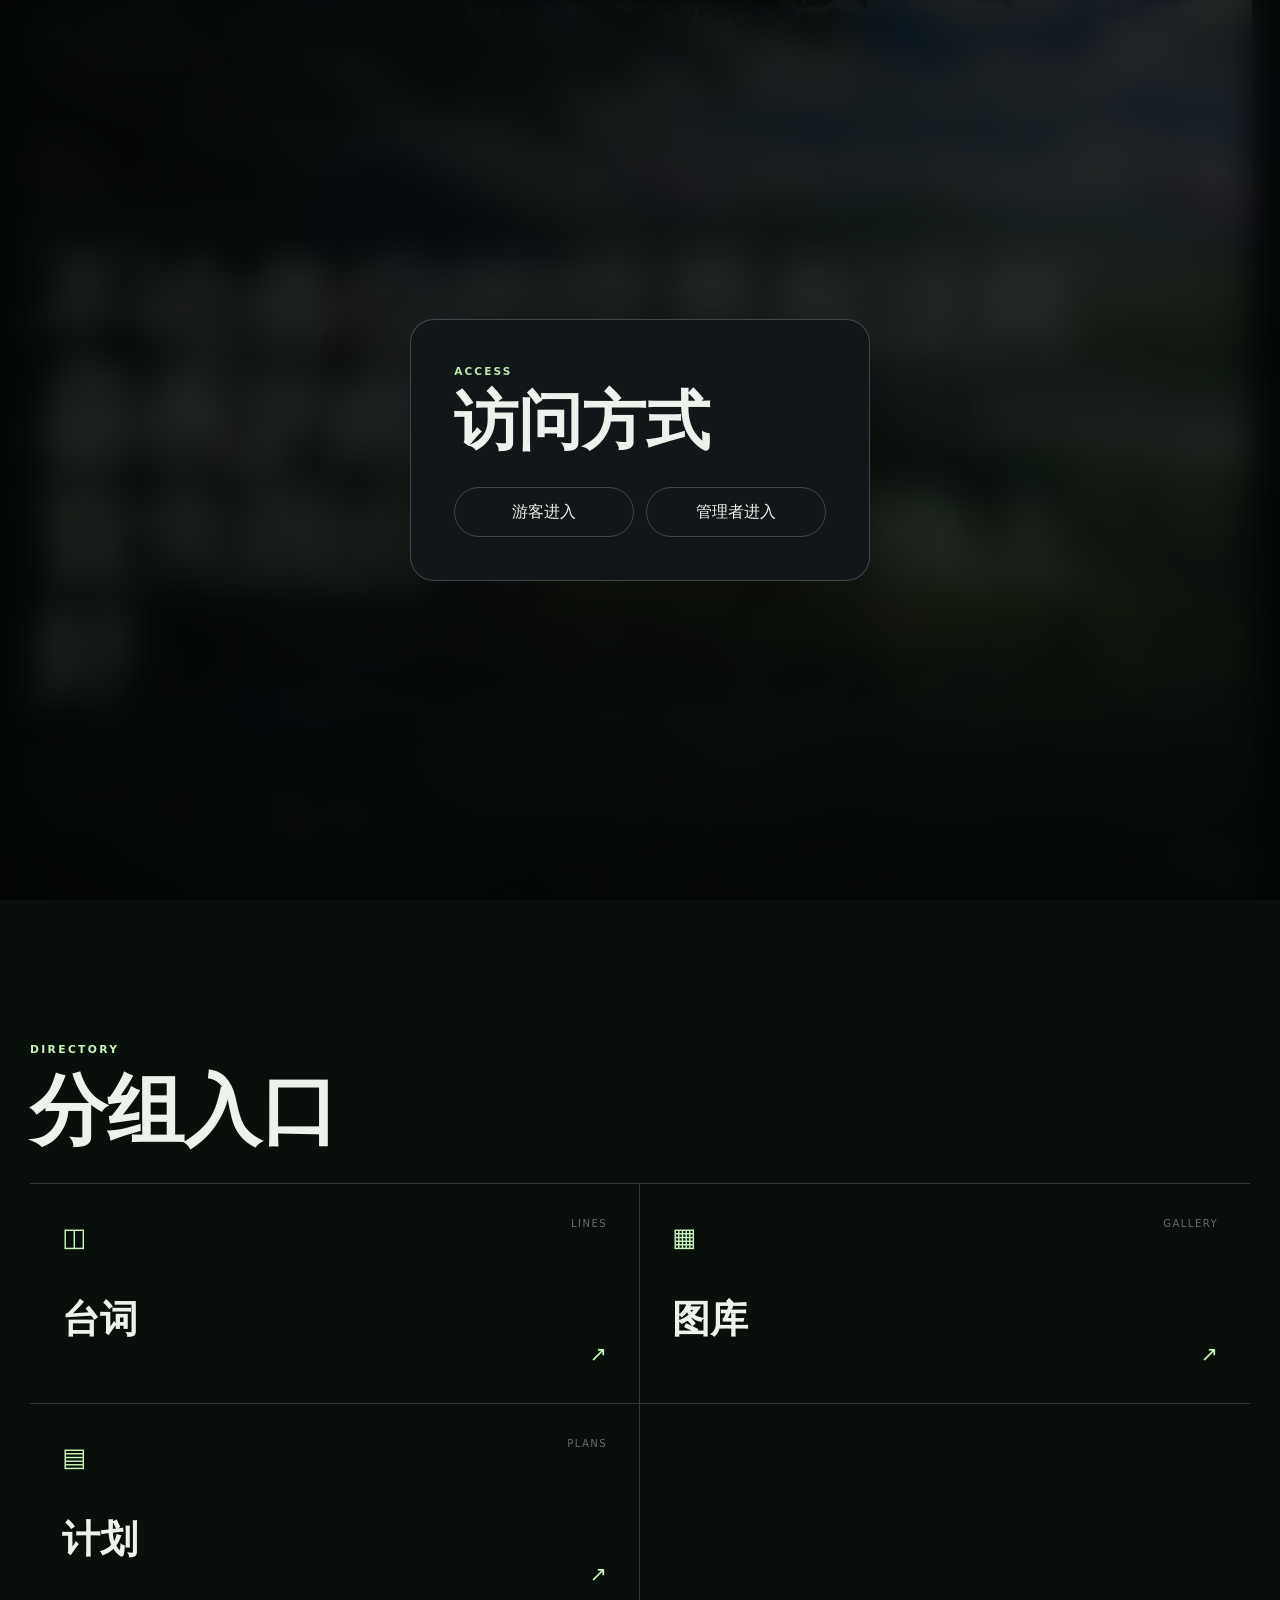
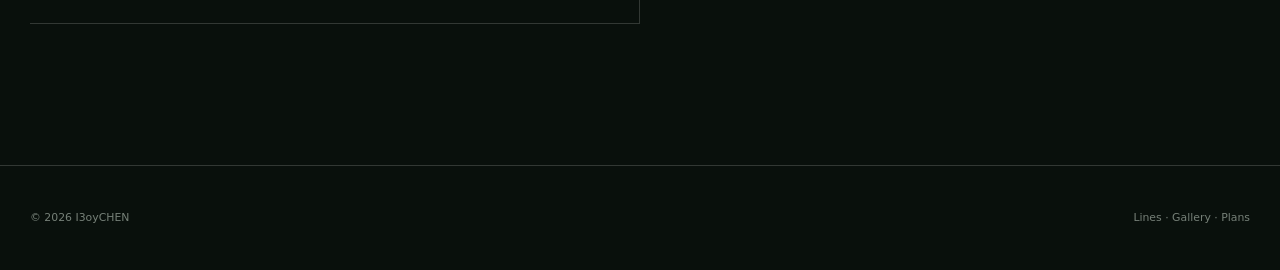
<file: index.html>
<!doctype html>
<html lang="zh-CN">
<head>
  <meta charset="utf-8">
  <meta name="viewport" content="width=device-width, initial-scale=1">
  <meta name="description" content="I3oyCHEN 的个人数字花园：台词、图库与计划。">
  <meta name="theme-color" content="#0a0d10">
  <meta http-equiv="Content-Security-Policy" content="default-src 'self'; img-src 'self' data: blob:; style-src 'self'; script-src 'self'; connect-src 'self'; object-src 'none'; base-uri 'self'; form-action 'none'">
  <title>I3oyCHEN · 数字花园</title>
  <link rel="icon" href="assets/favicon.svg" type="image/svg+xml">
  <link rel="stylesheet" href="assets/auth.css">
  <link rel="stylesheet" href="assets/styles.css">
</head>
<body>
  <a class="skip-link" href="#groups">跳到分组</a>
  <header class="site-header">
    <a class="brand" href="#top"><span class="brand-mark">I3</span><span><strong>I3oyCHEN</strong><small>Personal archive</small></span></a>
    <button class="role-button" type="button" data-role-button>选择身份</button>
  </header>

  <main>
    <section class="photo-wall" id="top" aria-labelledby="wall-title">
      <div class="wall-layer wall-layer--current" id="wall-current" aria-hidden="true"></div>
      <div class="wall-layer wall-layer--next" id="wall-next" aria-hidden="true"></div>
      <div class="wall-shade"></div>
      <div class="wall-copy">
        <p class="eyebrow">PERSONAL INDEX · I3oyCHEN</p>
        <h1 id="wall-title">不论各位的世界有没有昼夜的概念，<br><em>首先祝你早上中午晚上好</em></h1>
        <a class="wall-enter" href="#groups">进入分组 <span aria-hidden="true">↓</span></a>
      </div>
      <div class="wall-controls" aria-label="照片墙控制">
        <button id="wall-prev" type="button" aria-label="上一张">←</button>
        <button id="wall-toggle" type="button" aria-label="暂停自动切换">Ⅱ</button>
        <button id="wall-next-button" type="button" aria-label="下一张">→</button>
        <p><span id="wall-index">01</span> / <span id="wall-total">00</span></p>
      </div>
      <p class="wall-caption" id="wall-caption"></p>
    </section>

    <section class="groups" id="groups" aria-labelledby="groups-title">
      <div class="section-heading">
        <div><p class="eyebrow">DIRECTORY</p><h2 id="groups-title">分组入口</h2></div>
      </div>
      <div class="group-grid" id="group-grid"></div>
    </section>
  </main>

  <footer class="site-footer">
    <p>© <span id="current-year"></span> I3oyCHEN</p>
    <p>Lines · Gallery · Plans</p>
  </footer>

  <noscript>需要启用 JavaScript。</noscript>
  <script src="content/auth-config.js"></script>
  <script src="assets/auth.js"></script>
  <script src="assets/theme.js"></script>
  <script src="content/site-content.js?v=20260901-2"></script>
  <script src="assets/app.js?v=20260901-2"></script>
</body>
</html>
</file>
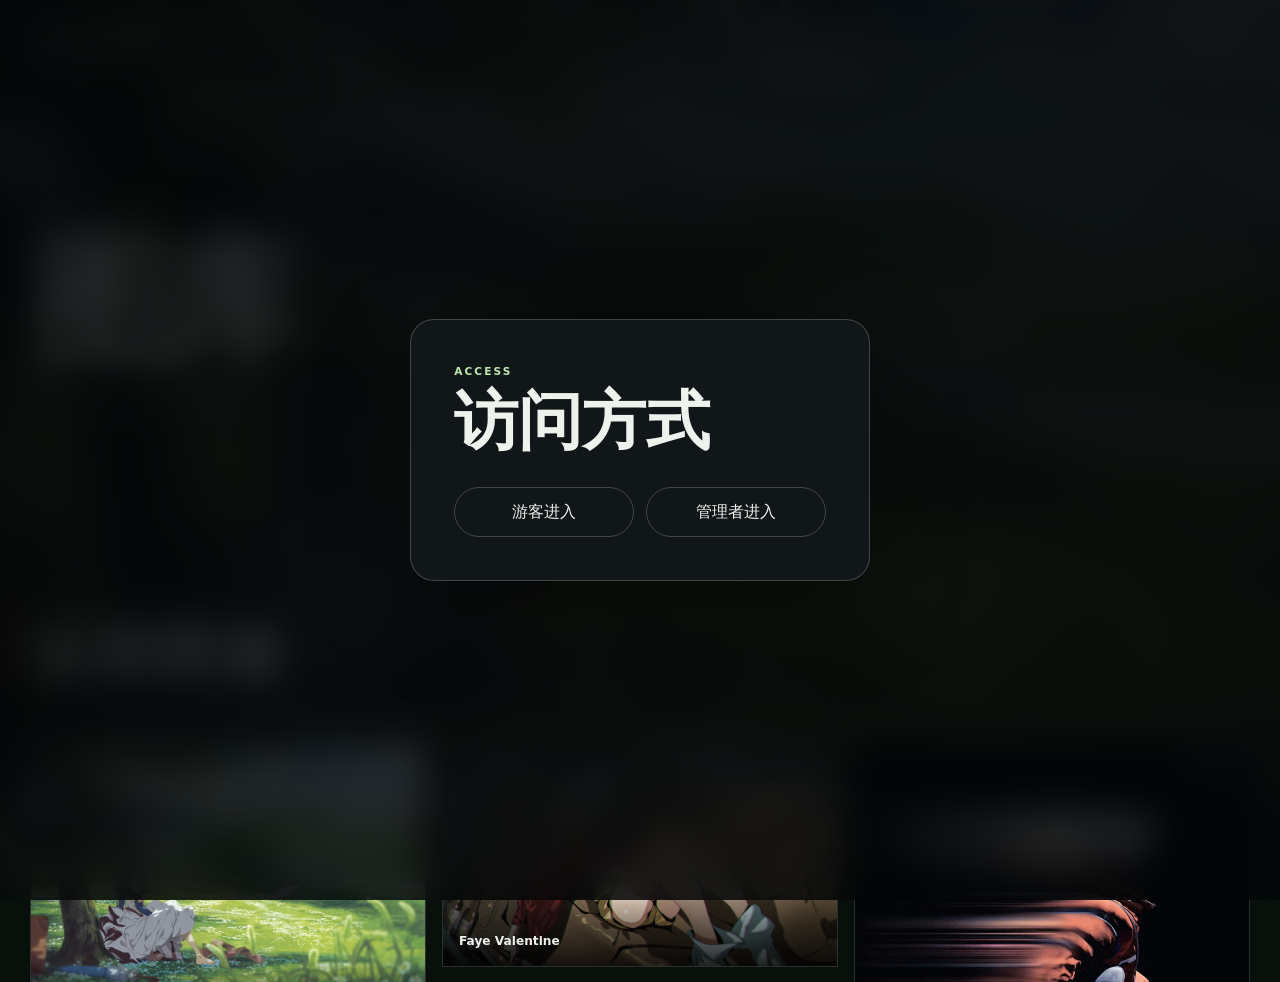
<file: gallery/index.html>
<!doctype html>
<html lang="zh-CN">
<head>
  <meta charset="utf-8">
  <meta name="viewport" content="width=device-width, initial-scale=1">
  <meta name="referrer" content="no-referrer">
  <meta name="theme-color" content="#08100c">
  <meta http-equiv="Content-Security-Policy" content="default-src 'self'; img-src 'self' data: blob:; style-src 'self'; script-src 'self'; connect-src 'self' https://api.github.com; object-src 'none'; base-uri 'self'; form-action 'self'; frame-ancestors 'none'">
  <title>图库 · I3oyCHEN</title>
  <link rel="icon" href="../assets/favicon.svg" type="image/svg+xml">
  <link rel="stylesheet" href="../assets/auth.css">
  <link rel="stylesheet" href="../assets/portal.css">
  <link rel="stylesheet" href="../assets/editor.css">
</head>
<body>
  <a class="skip-link" href="#gallery-main">跳到图库</a>
  <header class="portal-header">
    <a class="brand" href="../index.html"><span class="brand-mark">I3</span><span><strong>I3oyCHEN</strong><small>Personal archive</small></span></a>
    <nav class="portal-nav" aria-label="分组入口">
      <a href="../index.html">首页</a>
      <a href="../moments/index.html">台词</a>
      <a href="../plans/index.html">计划</a>
      <a href="../settings/index.html" data-manager-only hidden>设置</a>
    </nav>
    <button class="role-button" type="button" data-role-button>选择身份</button>
  </header>

  <section class="page-hero">
    <p class="kicker">IMAGE ARCHIVE</p>
    <h1>图库</h1>
    <p>画面、封面、人物与航天图像。</p>
  </section>

  <main class="portal-main" id="gallery-main">
    <section class="admin-panel" data-manager-only hidden aria-labelledby="upload-title">
      <h2 id="upload-title">添加图片</h2>
      <p>从设备选择图片，保存后会加入图库；勾选照片墙后也会出现在首页。</p>
      <form id="upload-form">
        <div class="form-grid">
          <div class="field">
            <label for="image-title">名称</label>
            <input id="image-title" name="title" required maxlength="80">
          </div>
          <div class="field">
            <label for="image-file">图片文件</label>
            <input id="image-file" name="image" type="file" accept="image/jpeg,image/png,image/webp" required>
          </div>
          <label class="check-field field--wide"><input id="image-wall" name="wall" type="checkbox" checked> 同时加入首页照片墙</label>
        </div>
        <div class="button-row">
          <button class="button button--primary" type="submit">保存到图库</button>
          <a class="button" href="../settings/index.html#github">GitHub 连接</a>
        </div>
        <p class="form-status" id="upload-status" role="status" aria-live="polite"></p>
      </form>
    </section>

    <section class="admin-panel" data-manager-only hidden aria-labelledby="manage-gallery-title">
      <h2 id="manage-gallery-title">整理图库</h2>
      <p>直接修改每张图片下方的名称、备注和照片墙状态。</p>
      <div class="button-row">
        <button class="button button--primary" id="save-gallery" type="button">发布图库信息</button>
      </div>
      <p class="form-status" id="gallery-status" role="status" aria-live="polite"></p>
    </section>

    <div class="section-heading">
      <h2>全部图像</h2>
      <p id="gallery-count"></p>
    </div>
    <section class="gallery-grid" id="gallery-grid" aria-live="polite"></section>
  </main>

  <dialog class="lightbox" id="lightbox">
    <button class="lightbox-close" type="button" aria-label="关闭">×</button>
    <img id="lightbox-image" alt="">
    <p id="lightbox-caption"></p>
  </dialog>

  <footer class="portal-footer"><span>I3oyCHEN · 图库</span><a href="../index.html">返回首页 ↑</a></footer>
  <script src="../content/auth-config.js"></script>
  <script src="../assets/auth.js"></script>
  <script src="../assets/theme.js"></script>
  <script src="../assets/github-admin.js"></script>
  <script src="../assets/gallery.js"></script>
</body>
</html>
</file>
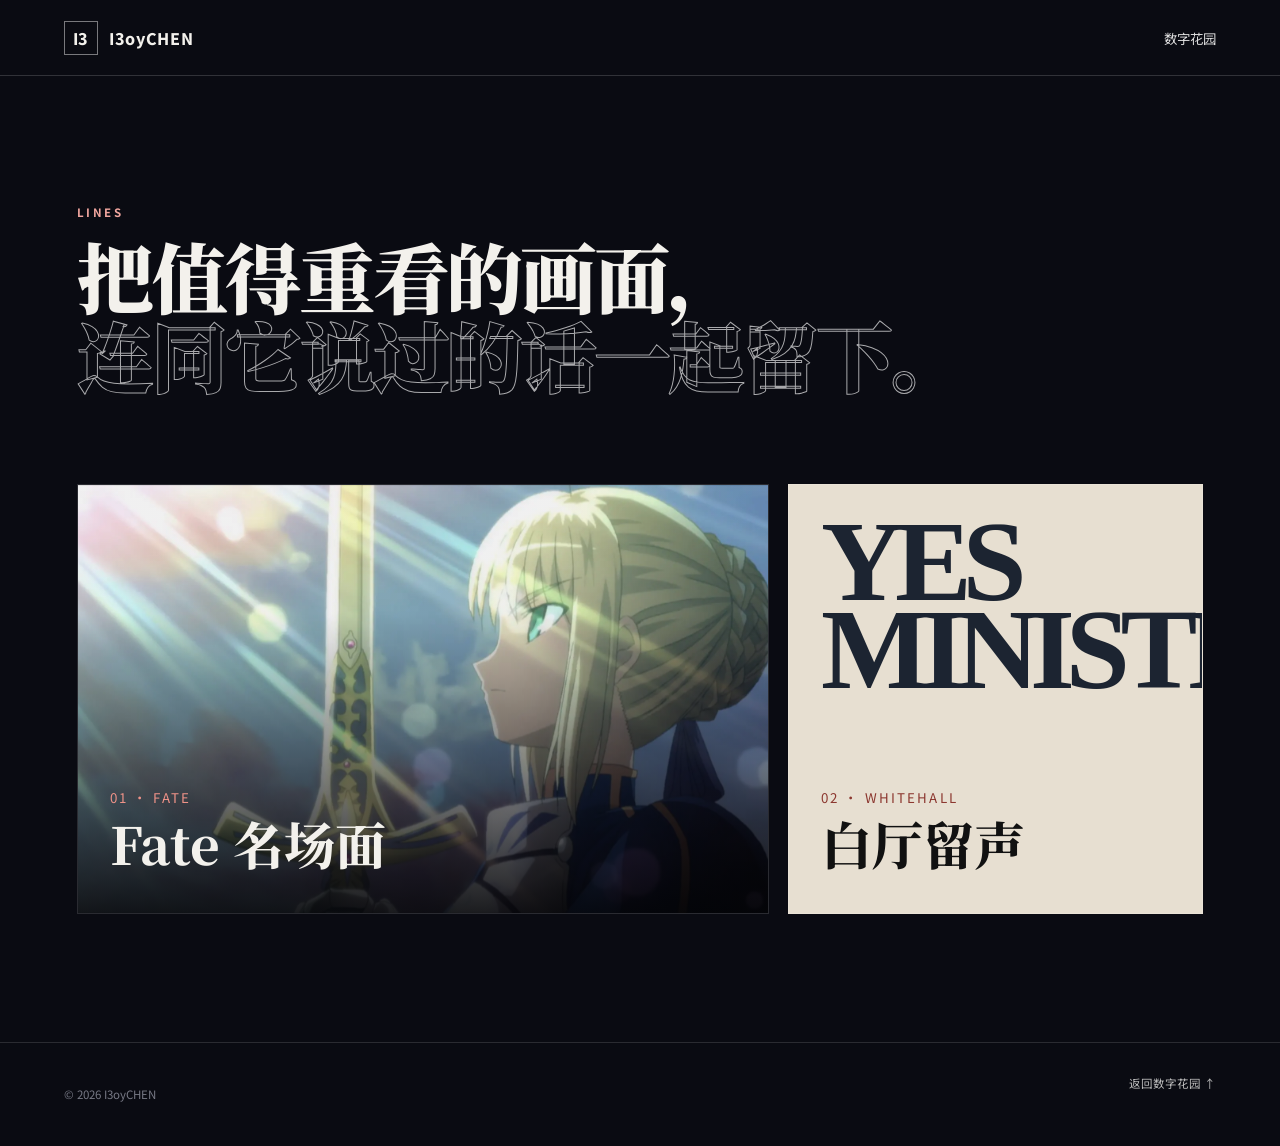
<file: moments/index.html>
<!doctype html>
<html lang="zh-CN">
<head>
  <meta charset="utf-8">
  <meta name="viewport" content="width=device-width, initial-scale=1">
  <meta name="description" content="I3oyCHEN 的台词专题索引。">
  <meta name="theme-color" content="#0a0b12">
  <title>台词 · I3oyCHEN</title>
  <link rel="icon" href="../assets/favicon.svg" type="image/svg+xml">
  <link rel="stylesheet" href="../assets/anime.css">
</head>
<body class="index-page">
  <header class="topbar">
    <a class="wordmark" href="../index.html"><span>I3</span> I3oyCHEN</a>
    <nav aria-label="页面导航"><a href="../index.html">数字花园</a></nav>
  </header>
  <main class="collections">
    <div class="collections-head">
      <p class="kicker">LINES</p>
      <h1>把值得重看的画面，<br><em>连同它说过的话一起留下。</em></h1>
    </div>
    <div class="collection-grid">
      <a class="collection-card collection-card--anime" href="anime-scenes.html">
        <img src="../assets/anime/fate-excalibur.webp" alt="Saber 与誓约胜利之剑" width="1920" height="1080">
        <span class="collection-shade"></span>
        <span class="collection-copy"><small>01 · FATE</small><strong>Fate 名场面</strong></span>
      </a>
      <a class="collection-card collection-card--whitehall" href="yes-minister.html">
        <span class="whitehall-lines" aria-hidden="true">YES<br>MINISTER</span>
        <span class="collection-copy"><small>02 · WHITEHALL</small><strong>白厅留声</strong></span>
      </a>
    </div>
  </main>
  <footer><p>© 2026 I3oyCHEN</p><a href="../index.html">返回数字花园 ↑</a></footer>
</body>
</html>
</file>
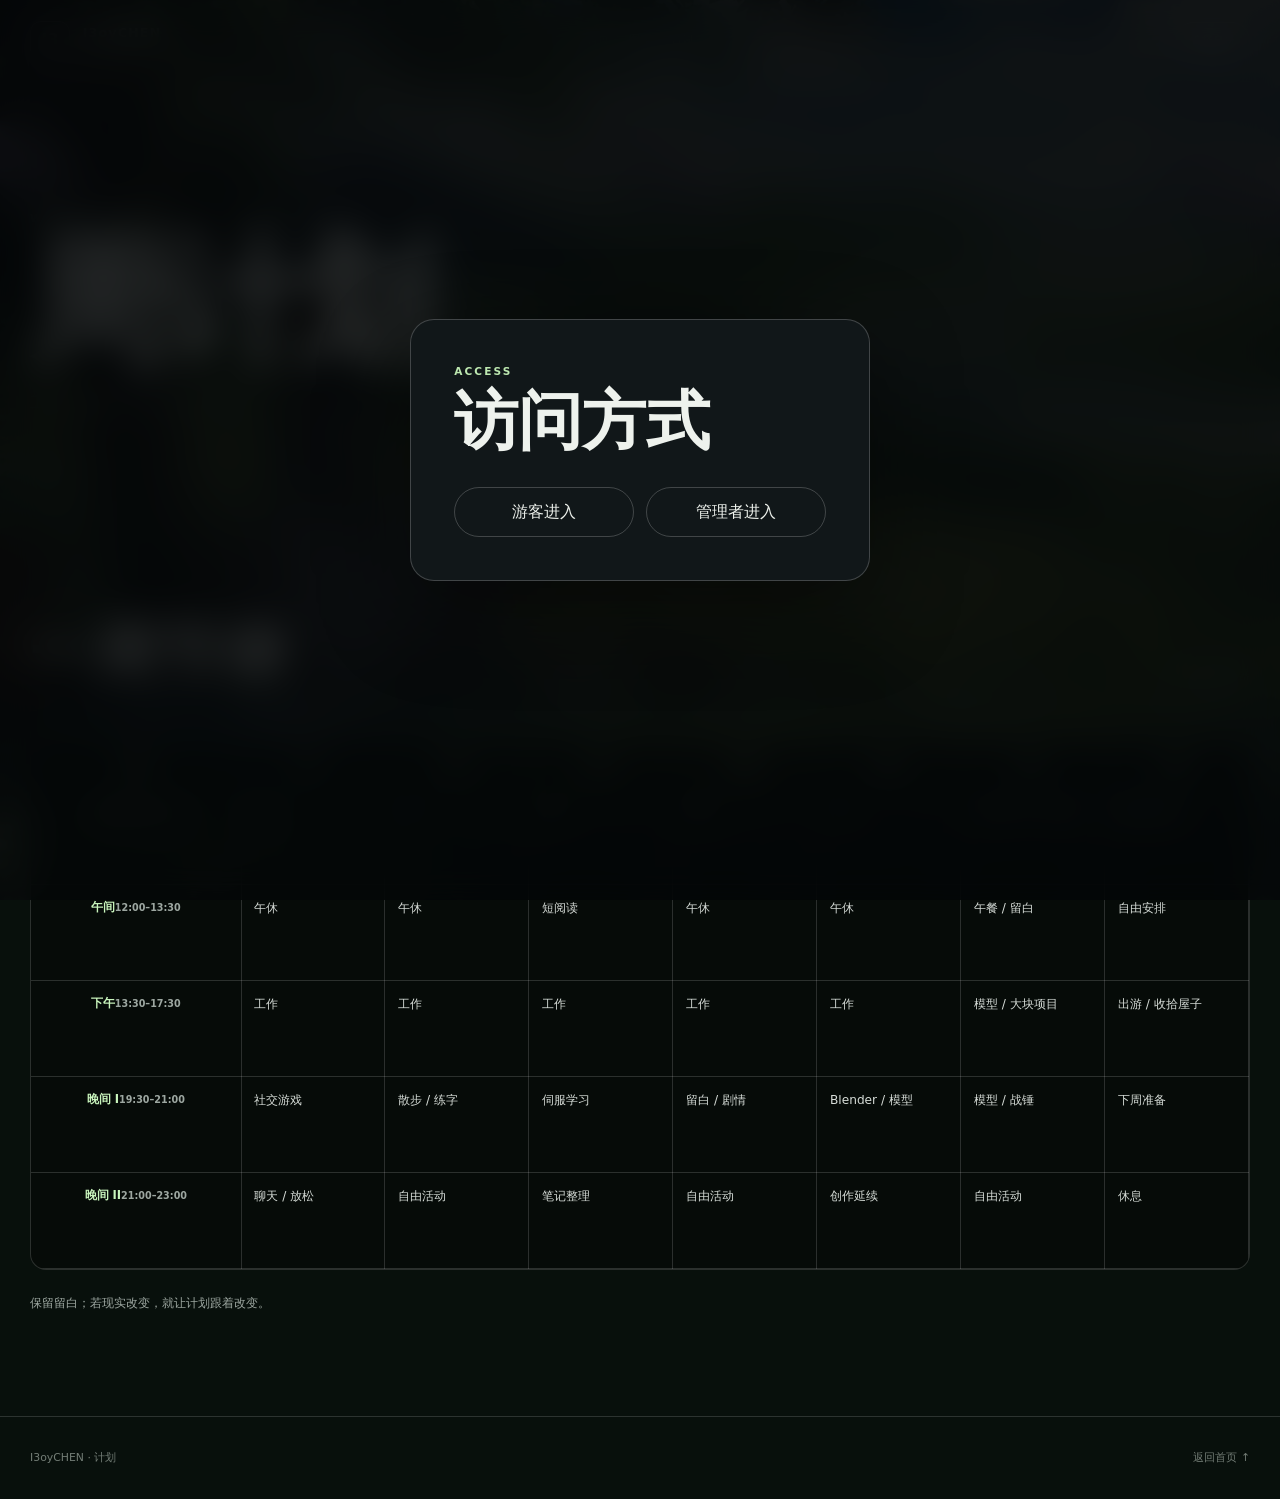
<file: plans/index.html>
<!doctype html>
<html lang="zh-CN">
<head>
  <meta charset="utf-8">
  <meta name="viewport" content="width=device-width, initial-scale=1">
  <meta name="referrer" content="no-referrer">
  <meta name="theme-color" content="#08100c">
  <meta http-equiv="Content-Security-Policy" content="default-src 'self'; img-src 'self' data:; style-src 'self'; script-src 'self'; connect-src 'self' https://api.github.com; object-src 'none'; base-uri 'self'; form-action 'self'; frame-ancestors 'none'">
  <title>计划 · I3oyCHEN</title>
  <link rel="icon" href="../assets/favicon.svg" type="image/svg+xml">
  <link rel="stylesheet" href="../assets/auth.css">
  <link rel="stylesheet" href="../assets/portal.css">
  <link rel="stylesheet" href="../assets/editor.css">
</head>
<body>
  <a class="skip-link" href="#plans-main">跳到计划表</a>
  <header class="portal-header">
    <a class="brand" href="../index.html"><span class="brand-mark">I3</span><span><strong>I3oyCHEN</strong><small>Personal archive</small></span></a>
    <nav class="portal-nav" aria-label="分组入口">
      <a href="../index.html">首页</a>
      <a href="../gallery/index.html">图库</a>
      <a href="../moments/index.html">台词</a>
      <a href="../settings/index.html" data-manager-only hidden>设置</a>
    </nav>
    <button class="role-button" type="button" data-role-button>选择身份</button>
  </header>

  <section class="page-hero">
    <p class="kicker">WEEKLY RHYTHM</p>
    <h1 id="plan-title">计划</h1>
    <p id="plan-subtitle"></p>
  </section>

  <main class="portal-main" id="plans-main">
    <section class="schedule-tools" data-manager-only hidden>
      <h2>编辑计划</h2>
      <p>切换到编辑状态后，可直接修改时间段、星期名称和每个格子的内容。</p>
      <div class="button-row">
        <button class="button button--primary" id="edit-plan" type="button">开始编辑</button>
        <button class="button" id="append-slot" type="button" hidden>添加时段</button>
        <button class="button" id="save-plan" type="button" hidden>保存到本机</button>
        <button class="button" id="publish-plan" type="button" hidden>发布到网站</button>
        <button class="button" id="cancel-plan" type="button" hidden>取消</button>
      </div>
      <p class="form-status" id="plan-status" role="status" aria-live="polite"></p>
    </section>
    <div class="section-heading"><h2>一周节律</h2><p>时间只是容器</p></div>
    <div class="schedule-wrap" id="schedule-wrap"></div>
    <p class="schedule-note">保留留白；若现实改变，就让计划跟着改变。</p>
  </main>

  <footer class="portal-footer"><span>I3oyCHEN · 计划</span><a href="../index.html">返回首页 ↑</a></footer>
  <script src="../content/auth-config.js"></script>
  <script src="../assets/auth.js"></script>
  <script src="../assets/theme.js"></script>
  <script src="../assets/github-admin.js"></script>
  <script src="../assets/plans.js"></script>
</body>
</html>
</file>
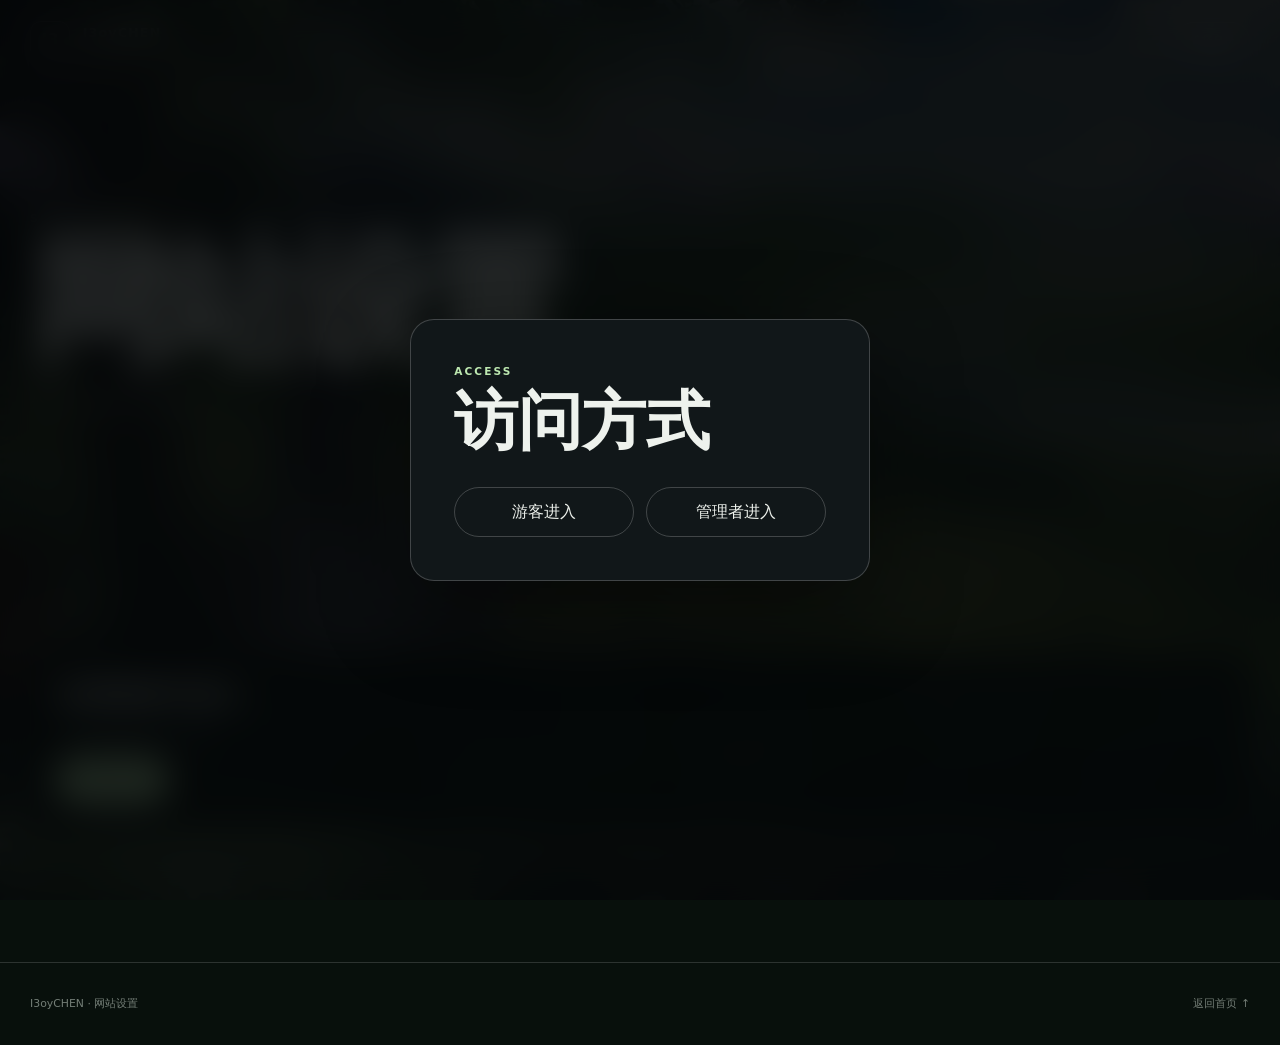
<file: settings/index.html>
<!doctype html>
<html lang="zh-CN">
<head>
  <meta charset="utf-8">
  <meta name="viewport" content="width=device-width, initial-scale=1">
  <meta name="robots" content="noindex,nofollow,noarchive">
  <meta name="referrer" content="no-referrer">
  <meta name="theme-color" content="#08100c">
  <meta http-equiv="Content-Security-Policy" content="default-src 'self'; img-src 'self' data: blob:; style-src 'self'; script-src 'self'; connect-src 'self' https://api.github.com; object-src 'none'; base-uri 'self'; form-action 'self'; frame-ancestors 'none'">
  <title>网站设置 · I3oyCHEN</title>
  <link rel="icon" href="../assets/favicon.svg" type="image/svg+xml">
  <link rel="stylesheet" href="../assets/auth.css">
  <link rel="stylesheet" href="../assets/portal.css">
</head>
<body>
  <a class="skip-link" href="#settings-main">跳到设置</a>
  <header class="portal-header">
    <a class="brand" href="../index.html"><span class="brand-mark">I3</span><span><strong>I3oyCHEN</strong><small>Personal archive</small></span></a>
    <nav class="portal-nav" aria-label="分组入口">
      <a href="../index.html">首页</a>
      <a href="../gallery/index.html">图库</a>
      <a href="../plans/index.html">计划</a>
    </nav>
    <button class="role-button" type="button" data-role-button>选择身份</button>
  </header>

  <section class="page-hero">
    <p class="kicker">SITE CONTROL</p>
    <h1>网站设置</h1>
    <p>外观、照片墙与内容发布。</p>
  </section>

  <main class="portal-main" id="settings-main">
    <section class="access-card" id="settings-denied">
      <h2>仅管理者可进入</h2>
      <p>切换为管理者身份后显示设置。</p>
      <button class="button button--primary" id="settings-login" type="button">管理者进入</button>
    </section>

    <div id="settings-content" data-manager-only hidden>
      <div class="settings-grid">
        <section class="settings-card">
          <h2>照片墙</h2>
          <form id="appearance-form">
            <div class="field">
              <label for="background">整体背景</label>
              <select id="background" name="background"></select>
            </div>
            <div class="field">
              <label for="wall-mode">切换方式</label>
              <select id="wall-mode" name="wallMode"><option value="auto">自动切换</option><option value="manual">手动切换</option></select>
            </div>
            <div class="field">
              <label for="wall-interval">自动切换频率（秒）</label>
              <input id="wall-interval" name="wallInterval" type="number" min="3" max="60" step="1">
            </div>
            <div class="field">
              <label for="overlay">背景暗度</label>
              <div class="range-row"><input id="overlay" name="overlay" type="range" min="20" max="90" step="1"><output id="overlay-output"></output></div>
            </div>
            <div class="button-row">
              <button class="button button--primary" type="submit">应用到本机</button>
              <button class="button" id="publish-settings" type="button">发布到网站</button>
              <button class="button" id="restore-settings" type="button">恢复网站设置</button>
            </div>
            <p class="form-status" id="settings-status" role="status" aria-live="polite"></p>
          </form>
        </section>
        <section class="settings-card">
          <h2>预览</h2>
          <div class="preview-box" id="background-preview" aria-label="背景预览"></div>
        </section>
      </div>

      <section class="settings-card" id="github">
        <h2>GitHub 连接</h2>
        <p>用于从本网站发布图库、设置与计划。令牌只保留在当前浏览器会话，不写入网站文件。</p>
        <form id="token-form">
          <div class="field">
            <label for="github-token">Fine-grained personal access token</label>
            <input id="github-token" type="password" autocomplete="off" spellcheck="false" placeholder="github_pat_…">
          </div>
          <p class="token-note">令牌只需授予 I3oyCHEN.github.io 仓库的 Contents 读写权限。</p>
          <div class="button-row">
            <button class="button button--primary" type="submit">连接</button>
            <button class="button" id="clear-token" type="button">断开</button>
          </div>
          <p class="form-status" id="token-status" role="status" aria-live="polite"></p>
        </form>
      </section>
    </div>
  </main>

  <footer class="portal-footer"><span>I3oyCHEN · 网站设置</span><a href="../index.html">返回首页 ↑</a></footer>
  <script src="../content/auth-config.js"></script>
  <script src="../assets/auth.js"></script>
  <script src="../assets/theme.js"></script>
  <script src="../assets/github-admin.js"></script>
  <script src="../assets/settings.js"></script>
</body>
</html>
</file>
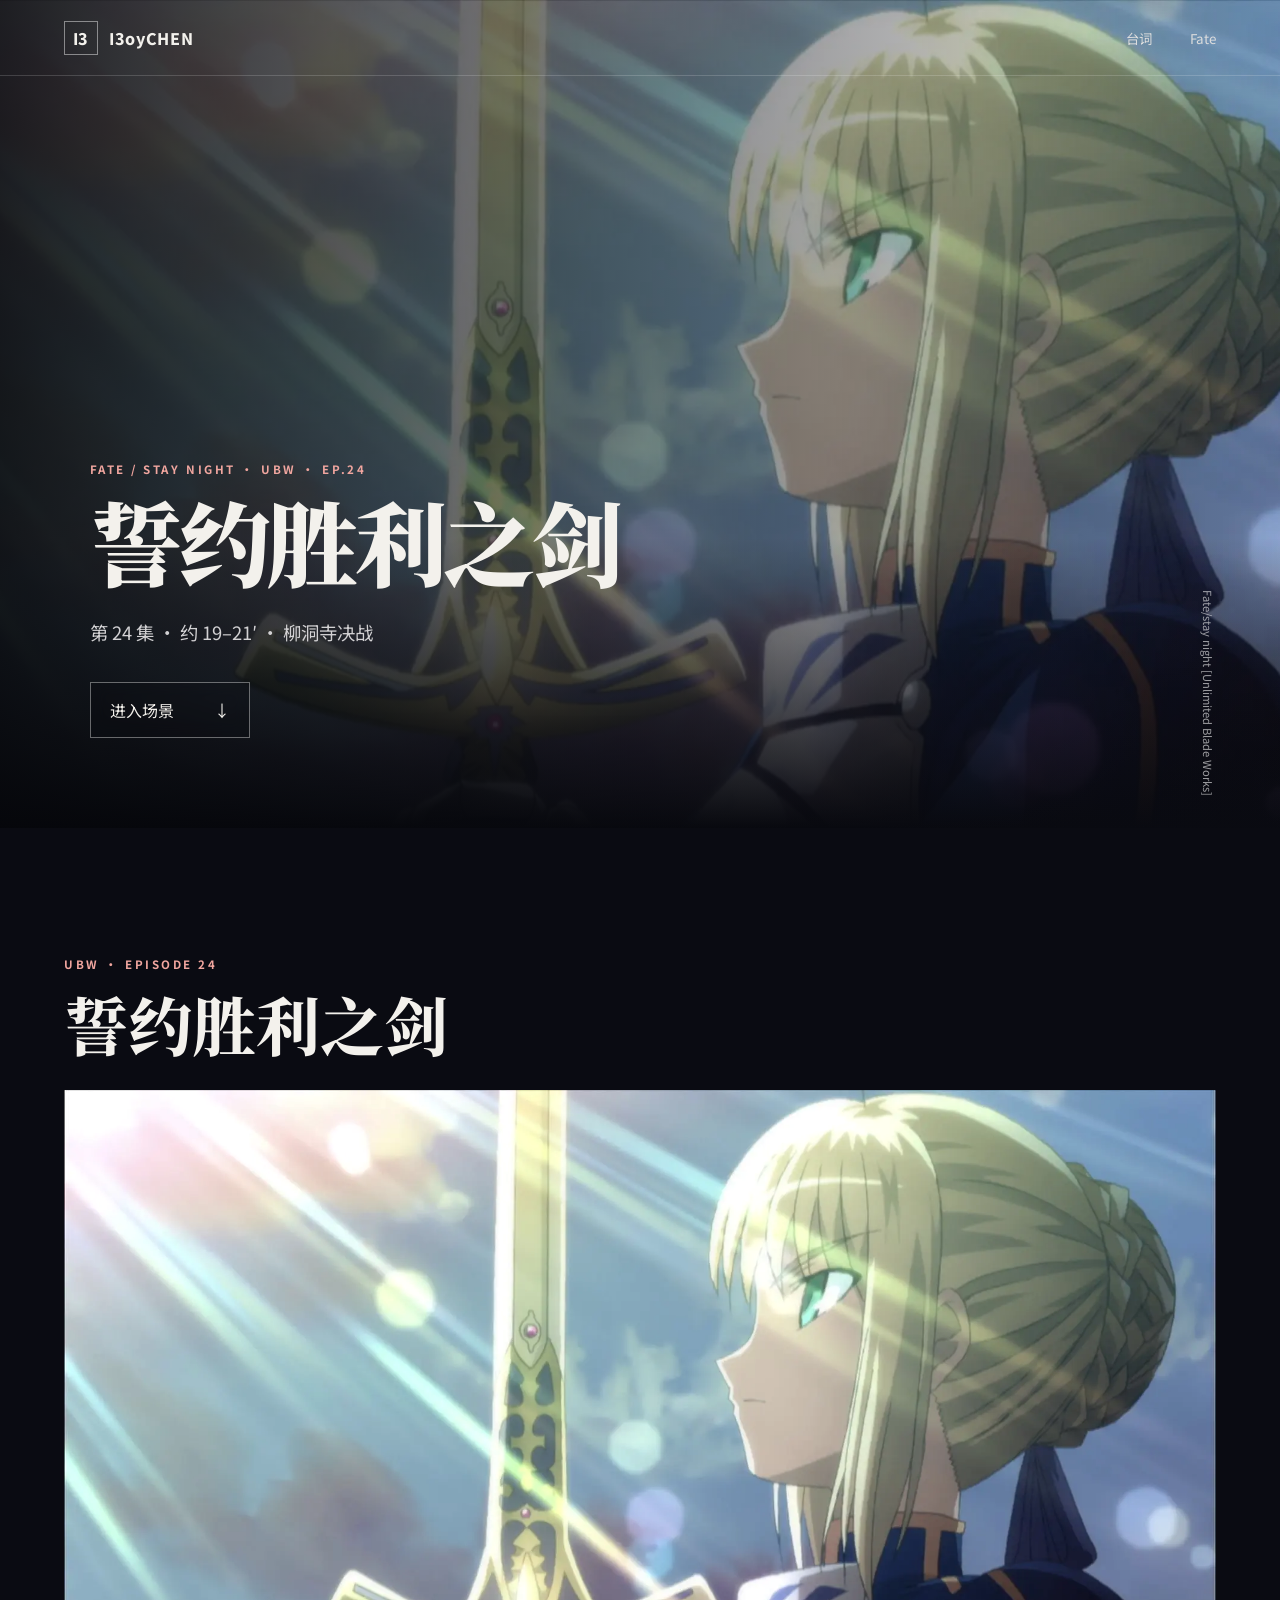
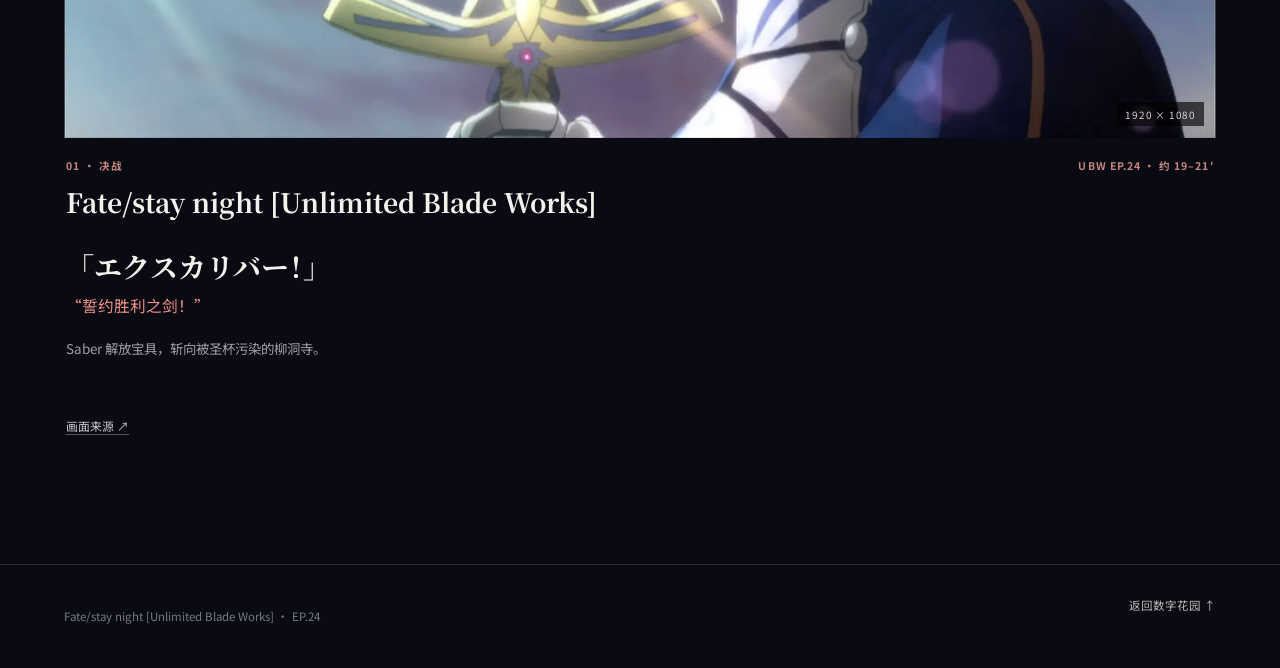
<file: moments/anime-scenes.html>
<!doctype html>
<html lang="zh-CN">
<head>
  <meta charset="utf-8">
  <meta name="viewport" content="width=device-width, initial-scale=1">
  <meta name="description" content="Fate/stay night [Unlimited Blade Works] 名场面、日文原句与中文翻译。">
  <meta name="theme-color" content="#0a0b12">
  <title>Fate 名场面 · 台词</title>
  <link rel="icon" href="../assets/favicon.svg" type="image/svg+xml">
  <link rel="stylesheet" href="../assets/anime.css">
</head>
<body>
  <a class="skip-link" href="#scenes">跳到名场面</a>
  <header class="topbar">
    <a class="wordmark" href="../index.html"><span>I3</span> I3oyCHEN</a>
    <nav aria-label="页面导航"><a href="index.html">台词</a><a href="#scenes">Fate</a></nav>
  </header>

  <main>
    <section class="hero" aria-labelledby="page-title">
      <img src="../assets/anime/fate-excalibur.webp" alt="Saber 手持发光的誓约胜利之剑" width="1920" height="1080" fetchpriority="high">
      <div class="hero-shade"></div>
      <div class="hero-copy">
        <p class="kicker">FATE / STAY NIGHT · UBW · EP.24</p>
        <h1 id="page-title">誓约胜利之剑</h1>
        <p>第 24 集 · 约 19–21′ · 柳洞寺决战</p>
        <a class="hero-button" href="#scenes">进入场景 <span aria-hidden="true">↓</span></a>
      </div>
      <p class="hero-credit">Fate/stay night [Unlimited Blade Works]</p>
    </section>

    <section class="catalogue" id="scenes" aria-labelledby="scenes-title">
      <div class="section-head">
        <div><p class="kicker">UBW · EPISODE 24</p><h2 id="scenes-title">誓约胜利之剑</h2></div>
      </div>
      <div class="scene-grid scene-grid--single">
        <article class="scene-card scene-card--wide" data-kind="battle">
          <button class="frame" type="button" aria-label="放大 Fate 场面" data-lightbox>
            <img src="../assets/anime/fate-excalibur.webp" alt="Saber 在强光中举起誓约胜利之剑" width="1920" height="1080" loading="lazy">
            <span class="resolution">1920 × 1080</span>
          </button>
          <div class="scene-body">
            <div class="scene-meta"><span>01 · 决战</span><span>UBW EP.24 · 约 19–21′</span></div>
            <h3>Fate/stay night [Unlimited Blade Works]</h3>
            <blockquote lang="ja">「エクスカリバー！」</blockquote>
            <p class="translation">“誓约胜利之剑！”</p>
            <p class="context">Saber 解放宝具，斩向被圣杯污染的柳洞寺。</p>
            <a class="source" href="https://www.primevideo.com/-/es/detail/FateStay-Night/0RUFB9R0IS512AY05U7HOY6Q4Y" target="_blank" rel="noreferrer">画面来源 ↗</a>
          </div>
        </article>
      </div>
    </section>
  </main>

  <footer><p>Fate/stay night [Unlimited Blade Works] · EP.24</p><a href="../index.html">返回数字花园 ↑</a></footer>
  <dialog class="lightbox" id="lightbox" aria-label="大图查看器"><button type="button" class="lightbox-close" aria-label="关闭">×</button><img alt=""><p></p></dialog>
  <script src="../assets/anime.js"></script>
</body>
</html>
</file>
<file: assets/auth.css>
.role-dialog[hidden] { display: none !important; }
.role-dialog { position: fixed; inset: 0; z-index: 100; display: grid; place-items: center; padding: 20px; background: rgba(3,5,7,.84); backdrop-filter: blur(18px); }
.role-panel { position: relative; width: min(100%, 460px); padding: clamp(1.6rem,5vw,2.7rem); border: 1px solid rgba(255,255,255,.2); border-radius: 24px; background: #111719; box-shadow: 0 30px 90px rgba(0,0,0,.45); color: #eef2ed; }
.role-panel .role-kicker { margin: 0 0 .5rem; color: #bde8b0; font-size: .66rem; font-weight: 750; letter-spacing: .2em; }
.role-panel h2 { margin: 0; font: 700 clamp(2.4rem,8vw,4rem)/1.05 Georgia,"Songti SC",serif; }
.role-panel > p { color: #9ca8a2; }
.role-options { display: grid; grid-template-columns: 1fr 1fr; gap: .75rem; margin-top: 2rem; }
.role-options button,.manager-form button { min-height: 50px; border: 1px solid rgba(255,255,255,.2); border-radius: 999px; background: transparent; color: inherit; cursor: pointer; font: inherit; }
.role-options button:hover,.manager-form button:hover { border-color: #bde8b0; background: #bde8b0; color: #0b100d; }
.manager-form { margin-top: 1rem; }
.manager-form label { display: block; margin-bottom: .45rem; color: #9ca8a2; font-size: .72rem; }
.manager-row { display: grid; grid-template-columns: 1fr auto; gap: .55rem; }
.manager-row input { min-width: 0; padding: .8rem 1rem; border: 1px solid rgba(255,255,255,.22); border-radius: 999px; background: rgba(255,255,255,.05); color: inherit; font: inherit; letter-spacing: .2em; }
.manager-row button { min-width: 92px; }
.manager-status { min-height: 1.5rem; margin: .7rem 0 0; color: #e99b9b; font-size: .72rem; }
.role-close { position: absolute; right: 1rem; top: 1rem; width: 36px; height: 36px; border: 1px solid rgba(255,255,255,.2); border-radius: 50%; background: transparent; color: inherit; cursor: pointer; }
@media (max-width: 520px) { .role-options { grid-template-columns: 1fr; } }
</file>
<file: assets/styles.css>
:root {
  --paper: #eef2ed;
  --muted: #a5aea8;
  --line: rgba(255,255,255,.17);
  --mint: #c9f5bd;
  --ink: #090d0b;
  --site-background-image: linear-gradient(140deg,#10251c,#070a08);
  --site-overlay: .62;
  --width: 1220px;
  color-scheme: dark;
  font-family: Inter,ui-sans-serif,system-ui,-apple-system,BlinkMacSystemFont,"Segoe UI","Microsoft YaHei",sans-serif;
}
* { box-sizing: border-box; }
html { scroll-behavior: smooth; }
body { margin: 0; min-width: 320px; color: var(--paper); background: #09100c; line-height: 1.65; }
body::before { content: ""; position: fixed; inset: 0; z-index: -2; background: var(--site-background-image) center/cover no-repeat; }
body::after { content: ""; position: fixed; inset: 0; z-index: -1; background: rgba(4,8,6,var(--site-overlay)); backdrop-filter: blur(18px); }
a { color: inherit; text-decoration: none; }
button { color: inherit; font: inherit; }
.skip-link { position: fixed; top: -60px; left: 14px; z-index: 50; padding: .65rem .9rem; background: var(--mint); color: var(--ink); }
.skip-link:focus { top: 14px; }
:focus-visible { outline: 2px solid var(--mint); outline-offset: 4px; }

.site-header { position: absolute; inset: 0 0 auto; z-index: 20; display: grid; grid-template-columns: 1fr auto; align-items: center; width: min(calc(100% - 48px),var(--width)); min-height: 86px; margin: 0 auto; border-bottom: 1px solid rgba(255,255,255,.26); }
.brand { display: inline-flex; align-items: center; gap: .8rem; justify-self: start; }
.brand-mark { display: grid; place-items: center; width: 40px; height: 40px; border: 1px solid rgba(255,255,255,.45); border-radius: 11px; color: var(--mint); font-weight: 800; }
.brand strong,.brand small { display: block; }
.brand strong { font-size: .8rem; letter-spacing: .08em; }
.brand small { color: rgba(255,255,255,.55); font-size: .58rem; letter-spacing: .14em; text-transform: uppercase; }
.role-button { justify-self: end; padding: .58rem .95rem; border: 1px solid rgba(255,255,255,.3); border-radius: 999px; background: rgba(8,12,9,.3); cursor: pointer; font-size: .7rem; }
.role-button:hover { border-color: var(--mint); }

.photo-wall { position: relative; min-height: 100svh; display: grid; align-items: end; overflow: hidden; background: #030504; }
.wall-layer,.wall-shade { position: absolute; inset: 0; }
.wall-layer { background-color: #030504; background-position: center; background-repeat: no-repeat; background-size: contain; transition: opacity 1s ease; }
.wall-layer--current { opacity: 1; }
.wall-layer--next { opacity: 0; }
.photo-wall.is-transitioning .wall-layer--current { opacity: 0; }
.photo-wall.is-transitioning .wall-layer--next { opacity: 1; }
.wall-shade { background: linear-gradient(90deg,rgba(3,5,4,.86) 0,rgba(3,5,4,.38) 52%,rgba(3,5,4,.16)),linear-gradient(0deg,rgba(3,5,4,.7),transparent 46%); }
.wall-copy { position: relative; z-index: 2; width: min(calc(100% - 48px),var(--width)); margin: 0 auto clamp(6rem,12vh,10rem); }
.eyebrow { margin: 0 0 1rem; color: var(--mint); font-size: .67rem; font-weight: 760; letter-spacing: .22em; text-transform: uppercase; }
.wall-copy h1 { max-width: 1050px; margin: 0; font: 700 clamp(3.2rem,8.7vw,7.6rem)/1.04 Georgia,"Songti SC",serif; letter-spacing: -.06em; }
.wall-copy h1 em { color: var(--mint); font-style: normal; }
.wall-enter { display: inline-flex; gap: 2rem; margin-top: 2.2rem; padding: .75rem 1rem; border: 1px solid rgba(255,255,255,.38); font-size: .76rem; }
.wall-enter:hover { background: var(--mint); color: var(--ink); }
.wall-controls { position: absolute; right: max(24px,calc((100% - var(--width))/2)); bottom: clamp(6rem,12vh,10rem); z-index: 3; display: flex; align-items: center; gap: .45rem; }
.wall-controls button { width: 42px; height: 42px; border: 1px solid rgba(255,255,255,.35); border-radius: 50%; background: rgba(3,6,4,.38); cursor: pointer; }
.wall-controls button:hover { border-color: var(--mint); color: var(--mint); }
.wall-controls p { margin: 0 0 0 .6rem; color: rgba(255,255,255,.65); font: 700 .75rem/1 Georgia,serif; letter-spacing: .12em; }
.wall-caption { position: absolute; right: max(24px,calc((100% - var(--width))/2)); bottom: 2rem; z-index: 3; max-width: min(440px,70vw); margin: 0; color: rgba(255,255,255,.7); font-size: .68rem; letter-spacing: .08em; text-align: right; }

.groups { width: min(calc(100% - 48px),var(--width)); margin: 0 auto; padding: clamp(6rem,11vw,10rem) 0; }
.section-heading { padding-bottom: 2rem; border-bottom: 1px solid var(--line); }
.section-heading h2 { margin: 0; font: 700 clamp(2.4rem,6vw,5rem)/1 Georgia,"Songti SC",serif; }
.group-grid { display: grid; grid-template-columns: repeat(2,minmax(0,1fr)); }
.group-card { position: relative; min-height: 220px; padding: 2rem; border-right: 1px solid var(--line); border-bottom: 1px solid var(--line); transition: background .25s ease; }
.group-card:nth-child(2n) { border-right: 0; }
.group-card:hover { background: rgba(201,245,189,.07); }
.group-icon { color: var(--mint); font-size: 1.6rem; }
.group-card h3 { margin: 2.5rem 0 0; font: 700 clamp(1.7rem,3vw,2.7rem)/1.1 Georgia,"Songti SC",serif; }
.group-card small { position: absolute; right: 2rem; top: 2rem; color: rgba(255,255,255,.38); font-size: .63rem; letter-spacing: .14em; text-transform: uppercase; }
.group-arrow { position: absolute; right: 2rem; bottom: 2rem; color: var(--mint); font-size: 1.3rem; }
.site-footer { display: flex; justify-content: space-between; gap: 2rem; padding: 2rem max(24px,calc((100% - var(--width))/2)); border-top: 1px solid var(--line); color: #768078; font-size: .68rem; }

@media(max-width:860px) {
  .site-header { width: calc(100% - 32px); min-height: 72px; }
  .wall-copy { width: calc(100% - 32px); margin-bottom: 8rem; }
  .wall-copy h1 { font-size: clamp(2.8rem,12vw,5.5rem); }
  .wall-controls { left: 16px; right: auto; bottom: 3.6rem; }
  .wall-caption { left: 16px; right: auto; bottom: 1.2rem; text-align: left; }
  .groups { width: calc(100% - 32px); }
  .group-grid { grid-template-columns: 1fr; }
  .group-card,.group-card:nth-child(2n) { border-right: 0; }
  .site-footer { flex-direction: column; padding-inline: 16px; }
}
@media(prefers-reduced-motion:reduce) {
  html { scroll-behavior: auto; }
  *,*::before,*::after { transition-duration: .01ms!important; }
}
</file>
<file: assets/portal.css>
:root{--paper:#edf1ed;--muted:#9da7a1;--line:rgba(255,255,255,.15);--mint:#c9f5bd;--ink:#090d0b;--panel:rgba(13,20,16,.84);--site-background-image:linear-gradient(140deg,#14271f,#080b09);--site-overlay:.7;--width:1220px;color-scheme:dark;font-family:Inter,ui-sans-serif,system-ui,-apple-system,BlinkMacSystemFont,"Segoe UI","Microsoft YaHei",sans-serif}*{box-sizing:border-box}html{scroll-behavior:smooth}body{margin:0;min-width:320px;color:var(--paper);background:#08100c;line-height:1.65}body::before{content:"";position:fixed;inset:0;z-index:-2;background:var(--site-background-image) center/cover no-repeat}body::after{content:"";position:fixed;inset:0;z-index:-1;background:rgba(4,8,6,var(--site-overlay));backdrop-filter:blur(20px)}a{color:inherit;text-decoration:none}button,input,select,textarea{color:inherit;font:inherit}[hidden]{display:none!important}:focus-visible{outline:2px solid var(--mint);outline-offset:4px}.skip-link{position:fixed;top:-60px;left:14px;z-index:50;padding:.65rem .9rem;background:var(--mint);color:var(--ink)}.skip-link:focus{top:14px}
.portal-header{position:relative;z-index:20;display:grid;grid-template-columns:1fr auto 1fr;align-items:center;width:min(calc(100% - 48px),var(--width));min-height:82px;margin:0 auto;border-bottom:1px solid var(--line)}.brand{display:inline-flex;align-items:center;gap:.8rem;justify-self:start}.brand-mark{display:grid;place-items:center;width:40px;height:40px;border:1px solid rgba(255,255,255,.4);border-radius:11px;color:var(--mint);font-weight:800}.brand strong,.brand small{display:block}.brand strong{font-size:.8rem;letter-spacing:.08em}.brand small{color:rgba(255,255,255,.52);font-size:.58rem;letter-spacing:.14em;text-transform:uppercase}.portal-nav{display:flex;gap:1.25rem}.portal-nav a{color:rgba(255,255,255,.68);font-size:.7rem}.portal-nav a:hover{color:var(--mint)}.role-button{justify-self:end;padding:.55rem .9rem;border:1px solid rgba(255,255,255,.25);border-radius:999px;background:transparent;cursor:pointer;font-size:.68rem}.role-button:hover{border-color:var(--mint)}
.page-hero{width:min(calc(100% - 48px),var(--width));margin:0 auto;padding:clamp(5rem,10vw,9rem) 0 clamp(4rem,8vw,7rem);border-bottom:1px solid var(--line)}.kicker{margin:0 0 .9rem;color:var(--mint);font-size:.66rem;font-weight:760;letter-spacing:.22em;text-transform:uppercase}.page-hero h1{margin:0;font:700 clamp(4rem,11vw,9rem)/.88 Georgia,"Songti SC",serif;letter-spacing:-.065em}.page-hero>p:last-child{max-width:650px;margin:1.5rem 0 0;color:var(--muted)}.portal-main{width:min(calc(100% - 48px),var(--width));margin:0 auto;padding:clamp(4rem,8vw,7rem) 0}.section-heading{display:flex;justify-content:space-between;align-items:end;gap:2rem;padding-bottom:1.5rem;border-bottom:1px solid var(--line)}.section-heading h2{margin:0;font:700 clamp(2rem,5vw,4rem)/1 Georgia,"Songti SC",serif}.section-heading p{margin:0;color:var(--muted);font-size:.75rem}.portal-footer{display:flex;justify-content:space-between;gap:2rem;padding:2rem max(24px,calc((100% - var(--width))/2));border-top:1px solid var(--line);color:#737d76;font-size:.68rem}
.gallery-grid{columns:3 280px;column-gap:1rem;margin-top:2rem}.gallery-card{position:relative;break-inside:avoid;margin:0 0 1rem;overflow:hidden;border:1px solid var(--line);background:#070a08;cursor:zoom-in}.gallery-card img{display:block;width:100%;height:auto;transition:transform .5s ease,filter .5s ease}.gallery-card:hover img{transform:scale(1.025);filter:brightness(.78)}.gallery-card figcaption{position:absolute;inset:auto 0 0;padding:2.6rem 1rem .9rem;background:linear-gradient(transparent,rgba(0,0,0,.82));font-size:.76rem}.lightbox{width:min(94vw,1200px);max-width:none;padding:0;border:1px solid rgba(255,255,255,.2);background:#030504;color:#fff}.lightbox::backdrop{background:rgba(0,0,0,.9);backdrop-filter:blur(8px)}.lightbox img{display:block;width:100%;max-height:86vh;object-fit:contain}.lightbox p{margin:.7rem 1rem 1rem;color:var(--muted)}.lightbox-close{position:absolute;right:.7rem;top:.7rem;width:40px;height:40px;border:1px solid rgba(255,255,255,.55);border-radius:50%;background:rgba(0,0,0,.58);cursor:pointer}.admin-panel,.settings-card,.schedule-tools,.access-card{margin:2rem 0;padding:1.5rem;border:1px solid var(--line);border-radius:18px;background:var(--panel)}.admin-panel h2,.settings-card h2,.access-card h2{margin:0 0 .6rem;font:700 1.7rem/1.2 Georgia,"Songti SC",serif}.admin-panel>p,.settings-card>p,.access-card>p{color:var(--muted);font-size:.78rem}.form-grid{display:grid;grid-template-columns:repeat(2,minmax(0,1fr));gap:1rem}.field label{display:block;margin-bottom:.4rem;color:var(--muted);font-size:.7rem}.field input,.field select,.field textarea{width:100%;min-height:45px;padding:.65rem .8rem;border:1px solid rgba(255,255,255,.2);border-radius:10px;background:rgba(255,255,255,.05)}.field--wide{grid-column:1/-1}.check-field{display:flex;align-items:center;gap:.55rem}.button-row{display:flex;flex-wrap:wrap;gap:.65rem;margin-top:1.2rem}.button{display:inline-flex;align-items:center;justify-content:center;min-height:42px;padding:.55rem 1rem;border:1px solid rgba(255,255,255,.24);border-radius:999px;background:transparent;cursor:pointer}.button--primary,.button:hover{border-color:var(--mint);background:var(--mint);color:var(--ink)}.form-status{min-height:1.4rem;margin:.8rem 0 0;color:var(--mint);font-size:.72rem}.form-status.is-error{color:#eaa0a0}.token-note{color:var(--muted);font-size:.7rem}
.settings-grid{display:grid;grid-template-columns:repeat(2,minmax(0,1fr));gap:1rem}.preview-box{min-height:210px;border:1px solid var(--line);border-radius:14px;background:var(--site-background-image) center/cover no-repeat;box-shadow:inset 0 0 0 999px rgba(4,8,6,var(--site-overlay))}.range-row{display:grid;grid-template-columns:1fr auto;gap:.8rem;align-items:center}.range-row output{min-width:3rem;text-align:right;color:var(--mint)}
.schedule-wrap{margin-top:2rem;overflow-x:auto;border:1px solid var(--line);border-radius:16px;background:rgba(7,11,8,.76)}.schedule-table{width:100%;min-width:1040px;border-collapse:collapse;table-layout:fixed}.schedule-table th,.schedule-table td{padding:.8rem;border-right:1px solid var(--line);border-bottom:1px solid var(--line);vertical-align:top}.schedule-table th{color:var(--mint);font-size:.72rem}.schedule-table th:first-child{width:130px}.schedule-table td{height:96px;color:#d7ddd8;font-size:.76rem}.schedule-table td strong{display:block;margin-bottom:.35rem;color:var(--paper)}.schedule-table small{color:var(--muted)}.schedule-table input{width:100%;margin:.2rem 0;padding:.35rem .45rem;border:1px solid rgba(255,255,255,.18);border-radius:6px;background:rgba(255,255,255,.05);font-size:.72rem}.schedule-note{margin:1.5rem 0 0;color:var(--muted);font-size:.72rem}
@media(max-width:820px){.portal-header{width:calc(100% - 32px);grid-template-columns:1fr auto;min-height:70px}.portal-nav{position:absolute;left:0;right:0;top:70px;justify-content:flex-start;gap:1rem;padding:.65rem 0;overflow-x:auto;border-bottom:1px solid var(--line)}.page-hero{width:calc(100% - 32px);padding-top:7rem}.portal-main{width:calc(100% - 32px)}.section-heading{align-items:flex-start;flex-direction:column}.form-grid,.settings-grid{grid-template-columns:1fr}.field--wide{grid-column:auto}.portal-footer{flex-direction:column;padding-inline:16px}}
@media(prefers-reduced-motion:reduce){html{scroll-behavior:auto}*,*::before,*::after{transition-duration:.01ms!important}}
</file>
<file: assets/editor.css>
.gallery-card.is-editable { cursor: default; }
.gallery-card.is-editable figcaption { position: relative; padding: .8rem 1rem; background: #070a08; }
.gallery-caption-title { display: block; }
.gallery-caption-note { display: block; margin-top: .2rem; color: rgba(255,255,255,.66); font-size: .67rem; }
.gallery-editor { position: relative; z-index: 2; display: grid; gap: .65rem; padding: 1rem; border-top: 1px solid var(--line); background: #0a0f0c; }
.gallery-editor label { display: grid; gap: .3rem; color: var(--muted); font-size: .65rem; }
.gallery-editor input[type="text"],.gallery-editor textarea { width: 100%; padding: .55rem .65rem; border: 1px solid rgba(255,255,255,.2); border-radius: 8px; background: rgba(255,255,255,.05); color: var(--paper); resize: vertical; }
.gallery-editor .wall-check { display: flex; grid-template-columns: none; align-items: center; gap: .5rem; }
.schedule-table textarea { width: 100%; min-height: 72px; padding: .45rem .5rem; border: 1px solid rgba(255,255,255,.18); border-radius: 6px; background: rgba(255,255,255,.05); color: inherit; font: inherit; resize: vertical; }
.schedule-table th:first-child { width: 210px; }
.slot-editor { display: grid; gap: .35rem; }
.slot-times { display: grid; grid-template-columns: 1fr 1fr; gap: .35rem; }
.slot-actions { display: flex; flex-wrap: wrap; gap: .3rem; margin-top: .45rem; }
.slot-actions button { padding: .25rem .45rem; border: 1px solid rgba(255,255,255,.2); border-radius: 6px; background: transparent; color: var(--muted); cursor: pointer; font-size: .62rem; }
.slot-actions button:hover { border-color: var(--mint); color: var(--mint); }
</file>
<file: assets/anime.css>
@import url('https://fonts.googleapis.com/css2?family=Noto+Sans+SC:wght@400;500;700;900&family=Noto+Serif+SC:wght@600;700;900&display=swap');

:root { color-scheme: dark; --ink:#f3f1ec; --muted:#9d9da8; --line:rgba(255,255,255,.13); --red:#ee4d3e; --paper:#0a0b12; }
* { box-sizing:border-box; }
html { scroll-behavior:smooth; }
body { margin:0; background:var(--paper); color:var(--ink); font-family:"Noto Sans SC",system-ui,sans-serif; }
a { color:inherit; }
button { font:inherit; }
.skip-link { position:fixed; left:1rem; top:-5rem; z-index:99; padding:.75rem 1rem; background:#fff; color:#000; }
.skip-link:focus { top:1rem; }
.topbar { position:absolute; inset:0 0 auto; z-index:10; height:76px; display:flex; align-items:center; justify-content:space-between; padding:0 clamp(1.2rem,5vw,5rem); border-bottom:1px solid rgba(255,255,255,.16); }
.wordmark { display:flex; align-items:center; gap:.7rem; font-weight:800; letter-spacing:.04em; text-decoration:none; }
.wordmark span { display:grid; place-items:center; width:34px; height:34px; border:1px solid rgba(255,255,255,.45); }
.topbar nav { display:flex; gap:clamp(1rem,3vw,2.5rem); }
.topbar nav a { color:#ddd; font-size:.84rem; text-decoration:none; }
.topbar nav a:hover { color:#fff; }
.hero { position:relative; min-height:92svh; display:flex; align-items:flex-end; overflow:hidden; }
.hero>img { position:absolute; inset:0; width:100%; height:100%; object-fit:cover; object-position:center 42%; }
.hero-shade { position:absolute; inset:0; background:linear-gradient(90deg,rgba(5,6,10,.9) 0%,rgba(5,6,10,.48) 50%,rgba(5,6,10,.08)),linear-gradient(0deg,#0a0b12 0%,transparent 35%); }
.hero-copy { position:relative; width:min(850px,88vw); margin:0 clamp(1.2rem,7vw,7.5rem) clamp(5rem,10vh,8rem); }
.kicker { margin:0 0 1rem; color:#f1a69f; font-size:.72rem; font-weight:700; letter-spacing:.22em; }
h1,h2,h3 { margin:0; }
.hero h1,.collections h1 { font:900 clamp(2.8rem,7.2vw,7.3rem)/1.03 "Noto Serif SC",serif; letter-spacing:-.04em; }
.hero h1 em,.collections h1 em { color:transparent; -webkit-text-stroke:1px rgba(255,255,255,.65); font-style:normal; }
.hero-copy>p:not(.kicker) { max-width:650px; margin:1.7rem 0 2rem; color:#d2d1d3; font-size:clamp(.98rem,1.5vw,1.15rem); line-height:1.9; }
.hero-button { display:inline-flex; gap:2.5rem; padding:.95rem 1.2rem; border:1px solid rgba(255,255,255,.38); background:rgba(8,9,14,.2); text-decoration:none; backdrop-filter:blur(8px); }
.hero-button:hover { background:var(--red); border-color:var(--red); }
.hero-credit { position:absolute; right:clamp(1.2rem,5vw,5rem); bottom:2rem; margin:0; color:rgba(255,255,255,.6); font-size:.7rem; writing-mode:vertical-rl; }
.catalogue { padding:clamp(5rem,10vw,10rem) clamp(1.2rem,5vw,5rem); }
.section-head { display:flex; justify-content:space-between; align-items:flex-end; max-width:1500px; margin:0 auto 2rem; }
.section-head h2,.notes h2 { font:800 clamp(2rem,5vw,4.8rem)/1.1 "Noto Serif SC",serif; }
.count { color:var(--muted); font-size:.8rem; letter-spacing:.12em; }
.count strong { color:var(--ink); font-size:2rem; }
.filters { max-width:1500px; margin:0 auto 3rem; display:flex; gap:.6rem; flex-wrap:wrap; }
.filters button { border:1px solid var(--line); border-radius:999px; padding:.55rem 1rem; background:transparent; color:var(--muted); cursor:pointer; }
.filters button:hover,.filters button.is-active { border-color:var(--red); background:var(--red); color:#fff; }
.scene-grid { max-width:1500px; margin:auto; display:grid; grid-template-columns:repeat(12,1fr); gap:clamp(2rem,5vw,5rem) clamp(1rem,2.6vw,2.5rem); }
.scene-grid--single .scene-card { grid-column:1/-1; }
.scene-card { grid-column:span 5; min-width:0; }
.scene-card--wide { grid-column:span 7; }
.scene-card[hidden] { display:none; }
.frame { position:relative; display:block; width:100%; aspect-ratio:16/10; padding:0; overflow:hidden; border:0; background:#151621; cursor:zoom-in; }
.scene-card--wide .frame { aspect-ratio:16/9; }
.frame img { width:100%; height:100%; object-fit:cover; display:block; filter:saturate(.92) contrast(1.03); transition:transform .6s ease,filter .6s ease; }
.frame:hover img { transform:scale(1.025); filter:saturate(1.06); }
.resolution { position:absolute; right:.75rem; bottom:.75rem; padding:.3rem .5rem; background:rgba(0,0,0,.64); color:#d8d8dc; font-size:.62rem; letter-spacing:.08em; }
.scene-body { padding:1.2rem .15rem 0; }
.scene-meta { display:flex; justify-content:space-between; gap:1rem; margin-bottom:.8rem; color:#c48680; font-size:.66rem; font-weight:700; letter-spacing:.1em; text-transform:uppercase; }
.scene-card h3 { font:700 clamp(1.15rem,2.1vw,1.65rem)/1.35 "Noto Serif SC",serif; }
blockquote { margin:1.5rem 0 .35rem; font:700 clamp(1.15rem,2.2vw,1.75rem)/1.55 "Noto Serif SC",serif; }
.translation { margin:.2rem 0 1.2rem; color:#ef9288; font-size:.98rem; }
.context { min-height:4.8em; margin:0; color:var(--muted); font-size:.84rem; line-height:1.8; }
.source { display:inline-block; margin-top:1rem; color:#c8c8cf; font-size:.74rem; text-decoration:none; border-bottom:1px solid #555; }
.source:hover { color:#fff; border-color:var(--red); }
.notes { margin:0 clamp(1.2rem,5vw,5rem) clamp(5rem,10vw,9rem); padding:clamp(2rem,5vw,5rem); border:1px solid var(--line); background:linear-gradient(145deg,#11131e,#0b0c13); }
.note-grid { display:grid; grid-template-columns:repeat(3,1fr); gap:2rem; margin-top:3rem; }
.note-grid p { margin:0; color:var(--muted); font-size:.86rem; line-height:1.85; }
.note-grid strong { display:block; margin-bottom:.6rem; color:var(--ink); font-size:1rem; }
footer { display:flex; justify-content:space-between; gap:1rem; padding:2rem clamp(1.2rem,5vw,5rem); border-top:1px solid var(--line); color:#777985; font-size:.72rem; }
footer a { color:#bbb; text-decoration:none; }
.lightbox { width:min(94vw,1500px); max-width:none; padding:0; border:0; background:#050609; color:#fff; }
.lightbox::backdrop { background:rgba(0,0,0,.88); backdrop-filter:blur(5px); }
.lightbox img { display:block; width:100%; max-height:86vh; object-fit:contain; }
.lightbox p { margin:.8rem 1rem 1rem; color:#aaa; font-size:.78rem; }
.lightbox-close { position:absolute; z-index:2; right:.7rem; top:.7rem; display:grid; place-items:center; width:38px; height:38px; border:1px solid rgba(255,255,255,.5); border-radius:50%; background:rgba(0,0,0,.5); color:#fff; font-size:1.5rem; cursor:pointer; }
.index-page .topbar { position:relative; }
.collections { min-height:calc(100vh - 76px); padding:clamp(5rem,10vw,9rem) clamp(1.2rem,6vw,7rem); }
.collections-head { max-width:1200px; margin-bottom:clamp(3rem,7vw,7rem); }
.collections h1 { font-size:clamp(2.6rem,6vw,6.5rem); }
.collection-grid { display:grid; grid-template-columns:1.25fr .75fr; gap:1.2rem; }
.collection-card { position:relative; min-height:430px; overflow:hidden; border:1px solid var(--line); text-decoration:none; }
.collection-card>img { position:absolute; inset:0; width:100%; height:100%; object-fit:cover; transition:transform .7s ease; }
.collection-card:hover>img { transform:scale(1.03); }
.collection-shade { position:absolute; inset:0; background:linear-gradient(0deg,rgba(3,4,7,.9),rgba(3,4,7,.05) 70%); }
.collection-copy { position:absolute; inset:auto 2rem 2rem; display:flex; flex-direction:column; align-items:flex-start; }
.collection-copy small { color:#ef9288; letter-spacing:.16em; }
.collection-copy strong { margin:.4rem 0; font:800 clamp(1.8rem,4vw,3.8rem)/1.2 "Noto Serif SC",serif; }
.collection-copy em { color:#aaa; font-style:normal; }
.collection-card--whitehall { background:#e7dfd1; color:#111; }
.whitehall-lines { position:absolute; inset:2rem; font:900 clamp(3.8rem,9vw,9rem)/.77 Georgia,serif; letter-spacing:-.08em; color:#1c2431; }
.collection-card--whitehall .collection-copy small { color:#8c372f; }
.collection-card--whitehall .collection-copy em { color:#555; }
@media (max-width:780px) {
  .topbar { height:64px; padding:0 1rem; }
  .topbar nav { gap:1rem; }
  .topbar nav a:nth-child(2),.topbar nav a:nth-child(3) { display:none; }
  .hero { min-height:82svh; }
  .hero-copy { margin:0 1.2rem 4rem; }
  .hero-credit { display:none; }
  .scene-card,.scene-card--wide { grid-column:1/-1; }
  .scene-card .frame,.scene-card--wide .frame { aspect-ratio:16/10; }
  .scene-meta { flex-direction:column; gap:.25rem; }
  .context { min-height:0; }
  .note-grid { grid-template-columns:1fr; }
  .collection-grid { grid-template-columns:1fr; }
  .collection-card { min-height:350px; }
  footer { flex-direction:column; }
}
@media (prefers-reduced-motion:reduce) { html{scroll-behavior:auto}.frame img,.collection-card>img{transition:none} }
</file>
